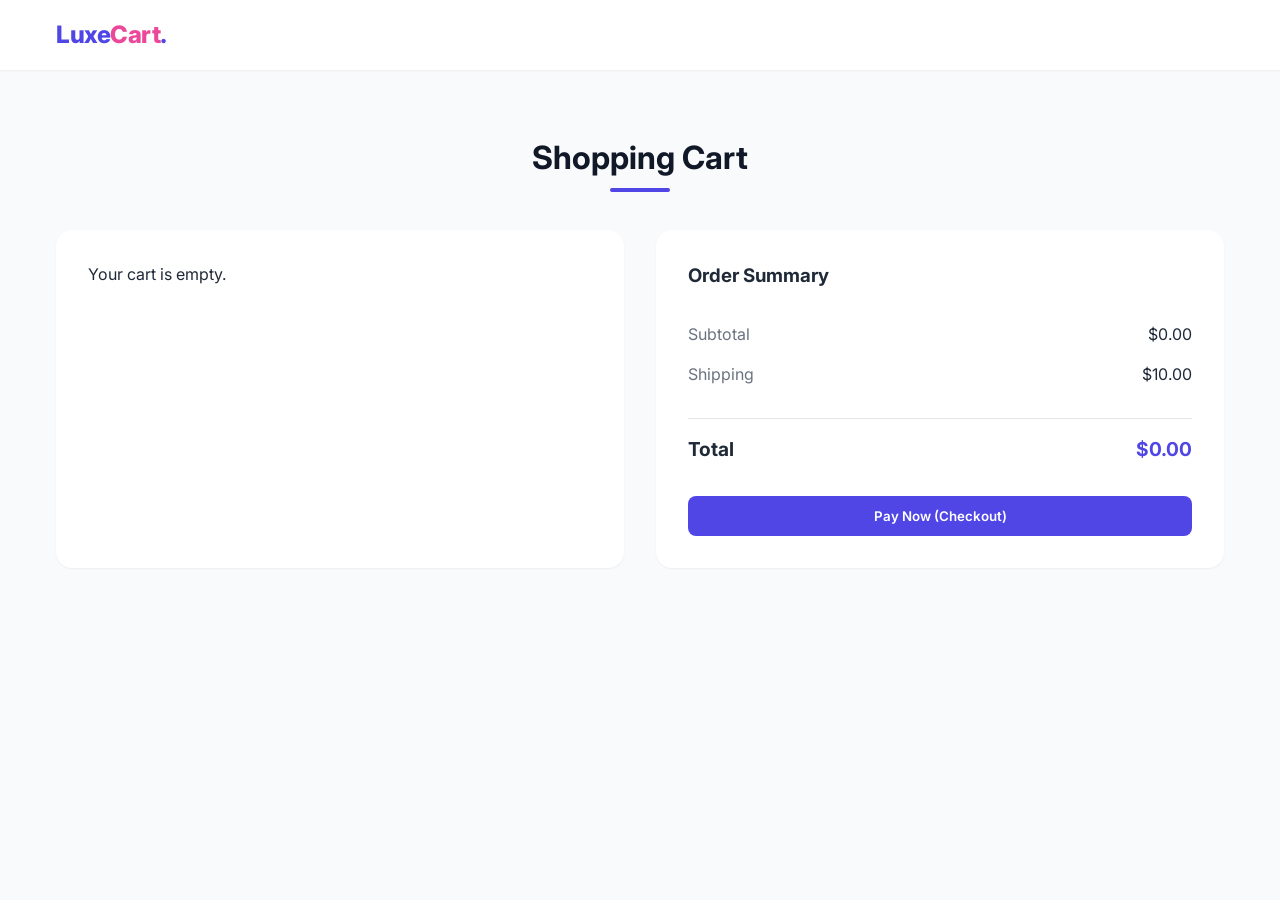
<file: cart.html>
<!DOCTYPE html>
<html lang="en">
<head>
    <meta charset="UTF-8">
    <meta name="viewport" content="width=device-width, initial-scale=1.0">
    <title>Your Cart - LuxeCart</title>
    <link href="https://fonts.googleapis.com/css2?family=Inter:wght@300;400;500;600;700;800&display=swap" rel="stylesheet">
    <link rel="stylesheet" href="https://cdnjs.cloudflare.com/ajax/libs/font-awesome/6.4.0/css/all.min.css">
    <link rel="stylesheet" href="css/style.css">
</head>
<body>
    <header class="header">
        <div class="container nav-container d-flex justify-between align-center">
            <a href="index.html" class="logo">Luxe<span>Cart</span>.</a>
        </div>
    </header>

    <main class="section">
        <div class="container">
            <h1 class="section-title">Shopping Cart</h1>
            <div style="display: grid; grid-template-columns: repeat(auto-fit, minmax(300px, 1fr)); gap: 2rem;">
                
                <!-- Cart Items List -->
                <div style="flex: 2; background: var(--white); padding: 2rem; border-radius: var(--radius-lg); box-shadow: var(--shadow-sm);" id="cart-container">
                    <p id="empty-msg">Your cart is empty.</p>
                    <table style="width: 100%; border-collapse: collapse; text-align: left;" id="cart-table">
                        <thead>
                            <tr style="border-bottom: 2px solid var(--border);">
                                <th style="padding-bottom: 1rem;">Product</th>
                                <th style="padding-bottom: 1rem;">Price</th>
                                <th style="padding-bottom: 1rem;">Quantity</th>
                                <th style="padding-bottom: 1rem;">Total</th>
                                <th></th>
                            </tr>
                        </thead>
                        <tbody id="cart-body">
                            <!-- JS populated -->
                        </tbody>
                    </table>
                </div>

                <!-- Order Summary -->
                <div style="flex: 1; background: var(--white); padding: 2rem; border-radius: var(--radius-lg); box-shadow: var(--shadow-sm); height: fit-content;">
                    <h3 class="mb-2">Order Summary</h3>
                    <div class="d-flex justify-between mb-1">
                        <span style="color: var(--text-muted);">Subtotal</span>
                        <span id="summary-subtotal">$0.00</span>
                    </div>
                    <div class="d-flex justify-between mb-2">
                        <span style="color: var(--text-muted);">Shipping</span>
                        <span>$10.00</span>
                    </div>
                    <div class="d-flex justify-between mb-2" style="border-top: 1px solid var(--border); padding-top: 1rem;">
                        <span style="font-weight: bold; font-size: 1.2rem;">Total</span>
                        <span style="font-weight: bold; font-size: 1.2rem; color: var(--primary);" id="summary-total">$0.00</span>
                    </div>
                    <button class="btn btn-primary" style="width: 100%;" id="pay-now-btn">Pay Now (Checkout)</button>
                </div>

            </div>
        </div>
    </main>

    <script src="js/script.js"></script>
    <script src="js/cart.js"></script>
    <script>
        // Render cart specific logic
        document.addEventListener('DOMContentLoaded', () => {
            const tbody = document.getElementById('cart-body');
            const emptyMsg = document.getElementById('empty-msg');
            const table = document.getElementById('cart-table');
            const subtotalEl = document.getElementById('summary-subtotal');
            const totalEl = document.getElementById('summary-total');
            const payBtn = document.getElementById('pay-now-btn');

            payBtn.addEventListener('click', () => {
                const items = window.CartManager.items;
                if (items.length === 0) {
                    alert("Your cart is empty!");
                    return;
                }
                alert("Payment Successful! Thank you for purchasing from LuxeCart. Your Raspberry Pi and other items will be shipped soon!");
                // Clear cart
                window.CartManager.items = [];
                window.CartManager.save();
                renderCartPage();
            });

            function renderCartPage() {
                const items = window.CartManager.items;
                if (items.length === 0) {
                    table.style.display = 'none';
                    emptyMsg.style.display = 'block';
                    subtotalEl.textContent = '$0.00';
                    totalEl.textContent = '$0.00';
                    return;
                }
                
                table.style.display = 'table';
                emptyMsg.style.display = 'none';
                tbody.innerHTML = '';
                
                items.forEach(item => {
                    const tr = document.createElement('tr');
                    tr.style.borderBottom = '1px solid var(--border)';
                    tr.innerHTML = `
                        <td style="padding: 1rem 0; display: flex; align-items: center; gap: 1rem;">
                            <img src="${item.image}" style="width: 60px; height: 60px; border-radius: 5px; object-fit: cover;">
                            <span style="font-weight: 500;">${item.title}</span>
                        </td>
                        <td>$${item.price.toFixed(2)}</td>
                        <td>
                            <input type="number" min="1" value="${item.quantity}" style="width: 60px; padding: 0.5rem;" onchange="window.CartManager.updateQuantity('${item.id}', parseInt(this.value)); renderCartPage();">
                        </td>
                        <td style="font-weight: bold;">$${(item.price * item.quantity).toFixed(2)}</td>
                        <td><button style="border: none; background: none; color: var(--danger); cursor: pointer;" onclick="window.CartManager.remove('${item.id}'); renderCartPage();"><i class="fas fa-trash"></i></button></td>
                    `;
                    tbody.appendChild(tr);
                });
                
                const total = window.CartManager.getTotal();
                subtotalEl.textContent = '$' + total.toFixed(2);
                totalEl.textContent = '$' + (total + 10).toFixed(2);
            }
            
            renderCartPage();
        });
    </script>
</body>
</html>
</file>
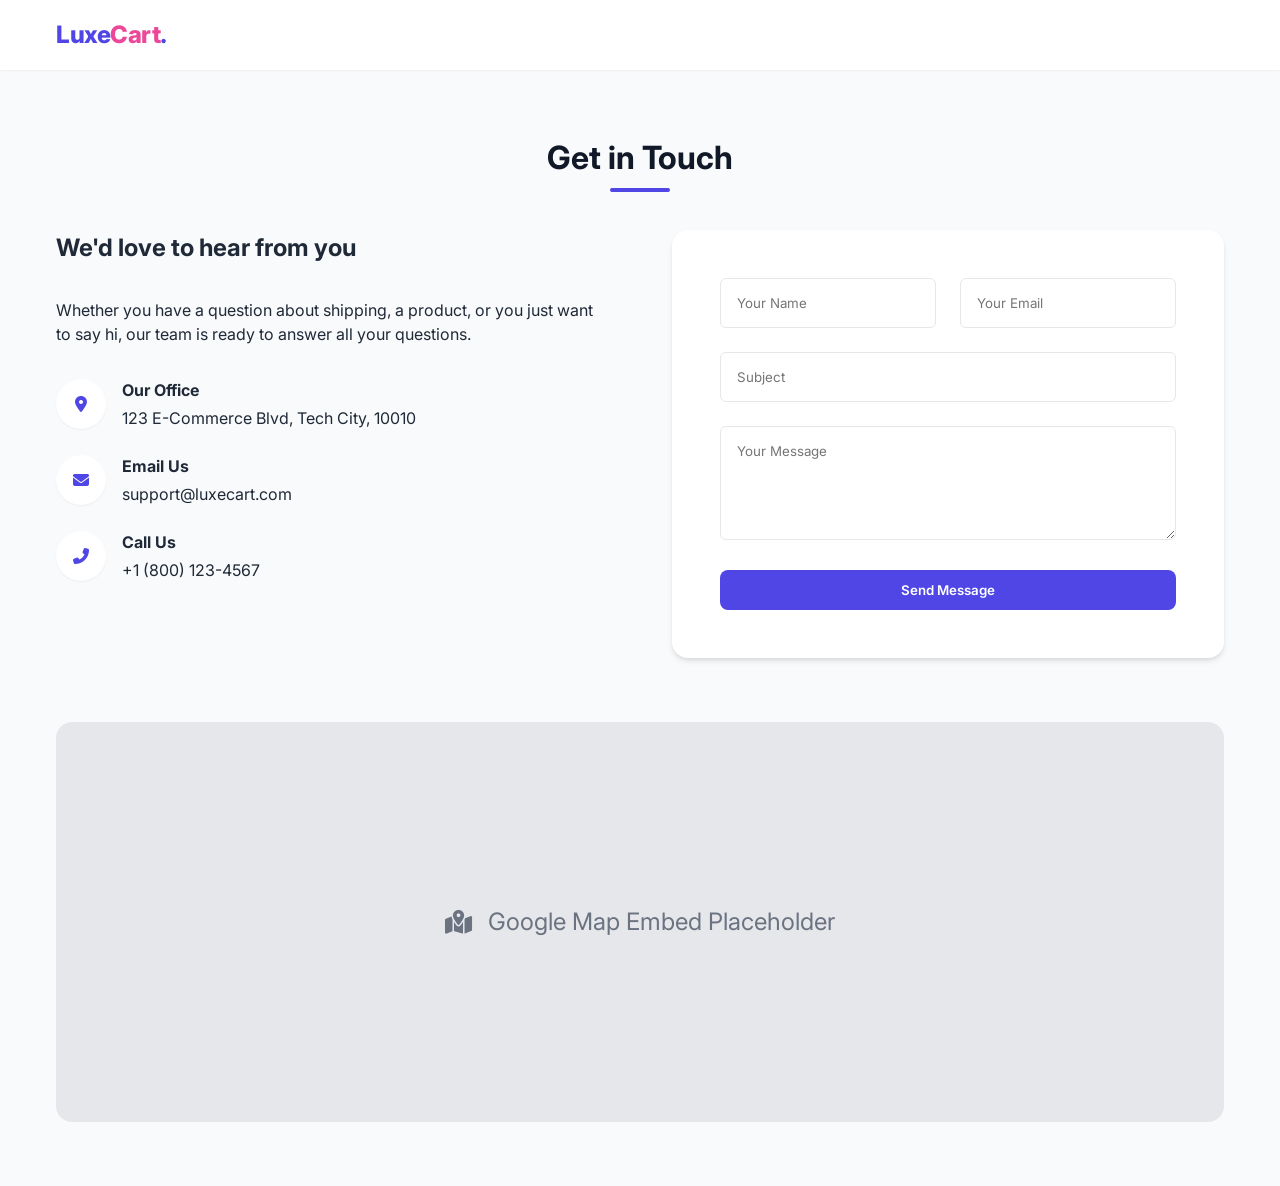
<file: contact.html>
<!DOCTYPE html>
<html lang="en">
<head>
    <meta charset="UTF-8">
    <meta name="viewport" content="width=device-width, initial-scale=1.0">
    <title>Contact Us - LuxeCart</title>
    <link href="https://fonts.googleapis.com/css2?family=Inter:wght@300;400;500;600;700;800&display=swap" rel="stylesheet">
    <link rel="stylesheet" href="https://cdnjs.cloudflare.com/ajax/libs/font-awesome/6.4.0/css/all.min.css">
    <link rel="stylesheet" href="css/style.css">
    <style>
        .form-control { width: 100%; padding: 1rem; border: 1px solid var(--border); border-radius: var(--radius-sm); font-family: inherit; margin-bottom: 1.5rem; outline: none; }
        .form-control:focus { border-color: var(--primary); }
    </style>
</head>
<body style="background-color: var(--light);">
    <header class="header">
        <div class="container nav-container d-flex justify-between align-center">
            <a href="index.html" class="logo">Luxe<span>Cart</span>.</a>
            <nav class="nav-menu">
                <a href="index.html" class="nav-link">Home</a>
                <a href="contact.html" class="nav-link" style="color: var(--primary);">Contact</a>
            </nav>
        </div>
    </header>

    <main class="section">
        <div class="container">
            <h1 class="section-title">Get in Touch</h1>
            <div style="display: grid; grid-template-columns: repeat(auto-fit, minmax(350px, 1fr)); gap: 4rem;">
                
                <!-- Contact Info -->
                <div>
                    <h2 class="mb-2">We'd love to hear from you</h2>
                    <p class="text-muted mb-2">Whether you have a question about shipping, a product, or you just want to say hi, our team is ready to answer all your questions.</p>
                    
                    <ul style="display: flex; flex-direction: column; gap: 1.5rem;">
                        <li class="d-flex align-center gap-1">
                            <div style="width: 50px; height: 50px; background: var(--white); border-radius: 50%; display: flex; align-items: center; justify-content: center; color: var(--primary); box-shadow: var(--shadow-sm);"><i class="fas fa-map-marker-alt"></i></div>
                            <div>
                                <h4 style="margin-bottom: 0.25rem;">Our Office</h4>
                                <p class="text-muted">123 E-Commerce Blvd, Tech City, 10010</p>
                            </div>
                        </li>
                        <li class="d-flex align-center gap-1">
                            <div style="width: 50px; height: 50px; background: var(--white); border-radius: 50%; display: flex; align-items: center; justify-content: center; color: var(--primary); box-shadow: var(--shadow-sm);"><i class="fas fa-envelope"></i></div>
                            <div>
                                <h4 style="margin-bottom: 0.25rem;">Email Us</h4>
                                <p class="text-muted">support@luxecart.com</p>
                            </div>
                        </li>
                        <li class="d-flex align-center gap-1">
                            <div style="width: 50px; height: 50px; background: var(--white); border-radius: 50%; display: flex; align-items: center; justify-content: center; color: var(--primary); box-shadow: var(--shadow-sm);"><i class="fas fa-phone-alt"></i></div>
                            <div>
                                <h4 style="margin-bottom: 0.25rem;">Call Us</h4>
                                <p class="text-muted">+1 (800) 123-4567</p>
                            </div>
                        </li>
                    </ul>
                </div>

                <!-- Form -->
                <div style="background: var(--white); padding: 3rem; border-radius: var(--radius-lg); box-shadow: var(--shadow-md);">
                    <form onsubmit="event.preventDefault(); alert('Message sent successfully!');">
                        <div style="display: grid; grid-template-columns: 1fr 1fr; gap: 1.5rem;">
                            <input type="text" class="form-control" placeholder="Your Name" required>
                            <input type="email" class="form-control" placeholder="Your Email" required>
                        </div>
                        <input type="text" class="form-control" placeholder="Subject" required>
                        <textarea class="form-control" placeholder="Your Message" rows="5" required></textarea>
                        <button type="submit" class="btn btn-primary" style="width: 100%;">Send Message</button>
                    </form>
                </div>
            </div>
            
            <!-- Map Placeholder -->
            <div style="margin-top: 4rem; width: 100%; height: 400px; background: #e5e7eb; border-radius: var(--radius-lg); display: flex; align-items: center; justify-content: center; color: var(--text-muted); font-size: 1.5rem;">
                <i class="fas fa-map-marked-alt" style="margin-right: 1rem;"></i> Google Map Embed Placeholder
            </div>
        </div>
    </main>
</body>
</html>
</file>
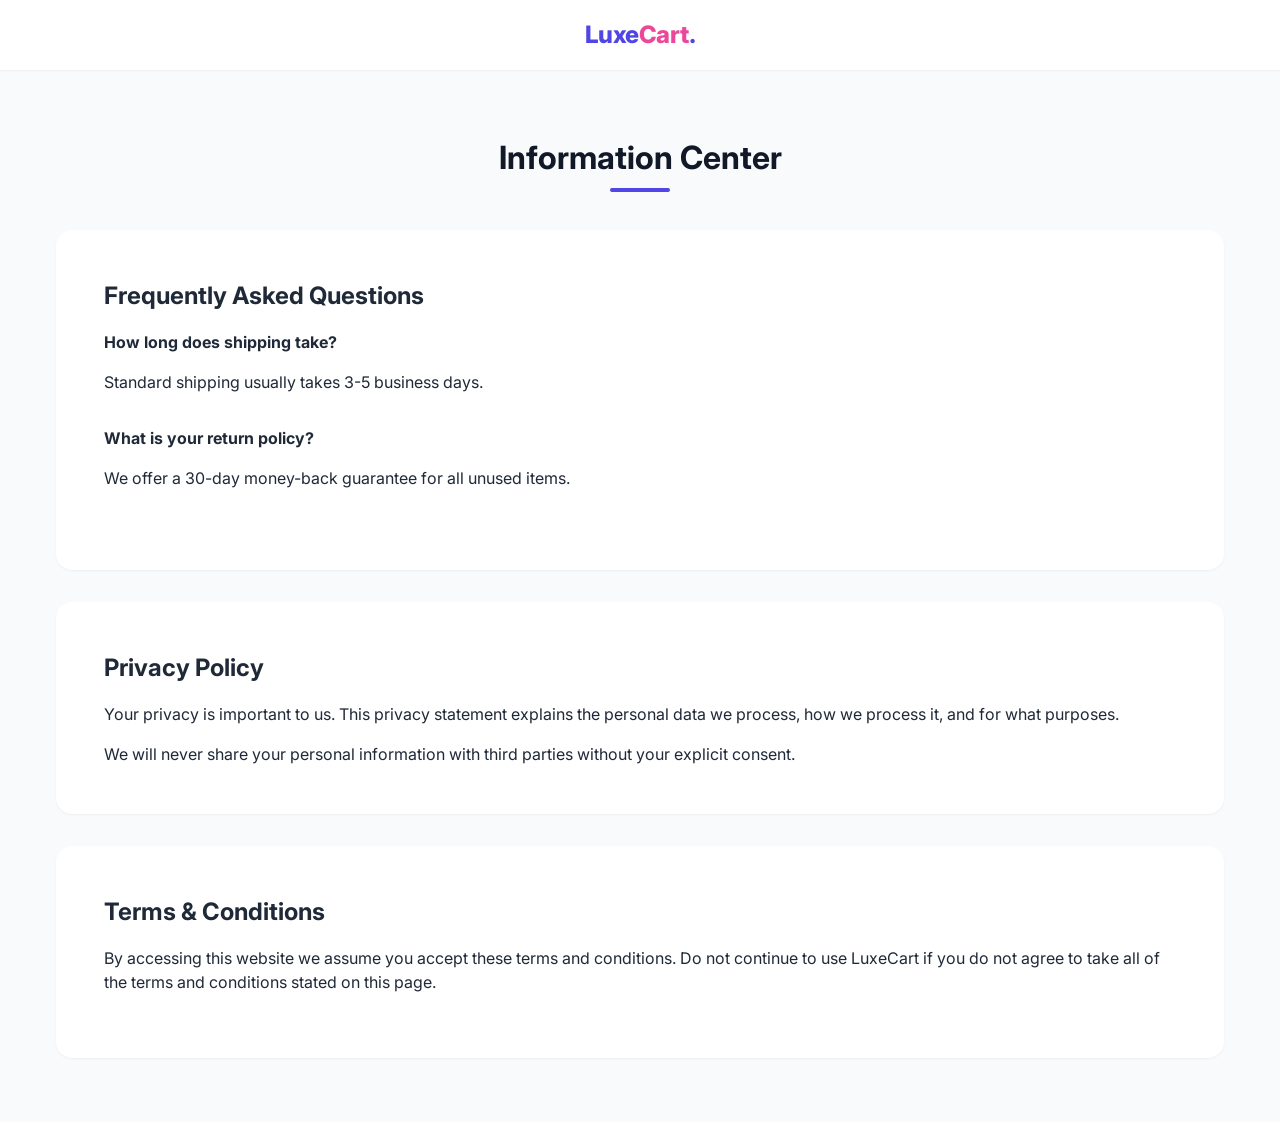
<file: faq.html>
<!DOCTYPE html>
<html lang="en">
<head>
    <meta charset="UTF-8">
    <meta name="viewport" content="width=device-width, initial-scale=1.0">
    <title>Legal & FAQ - LuxeCart</title>
    <link href="https://fonts.googleapis.com/css2?family=Inter:wght@300;400;500;600;700;800&display=swap" rel="stylesheet">
    <link rel="stylesheet" href="css/style.css">
</head>
<body>
    <header class="header">
        <div class="container nav-container d-flex justify-center align-center">
            <a href="index.html" class="logo">Luxe<span>Cart</span>.</a>
        </div>
    </header>

    <main class="section">
        <div class="container">
            <h1 class="section-title">Information Center</h1>
            <div style="background: var(--white); padding: 3rem; border-radius: var(--radius-lg); box-shadow: var(--shadow-sm); margin-bottom: 2rem;">
                <h2 class="mb-1 text-primary">Frequently Asked Questions</h2>
                <h4 class="mb-1">How long does shipping take?</h4>
                <p class="text-muted mb-2">Standard shipping usually takes 3-5 business days.</p>
                <h4 class="mb-1">What is your return policy?</h4>
                <p class="text-muted mb-2">We offer a 30-day money-back guarantee for all unused items.</p>
            </div>

            <div style="background: var(--white); padding: 3rem; border-radius: var(--radius-lg); box-shadow: var(--shadow-sm); margin-bottom: 2rem;">
                <h2 class="mb-1 text-primary">Privacy Policy</h2>
                <p class="text-muted mb-1">Your privacy is important to us. This privacy statement explains the personal data we process, how we process it, and for what purposes.</p>
                <p class="text-muted">We will never share your personal information with third parties without your explicit consent.</p>
            </div>

            <div style="background: var(--white); padding: 3rem; border-radius: var(--radius-lg); box-shadow: var(--shadow-sm);">
                <h2 class="mb-1 text-primary">Terms & Conditions</h2>
                <p class="text-muted mb-1">By accessing this website we assume you accept these terms and conditions. Do not continue to use LuxeCart if you do not agree to take all of the terms and conditions stated on this page.</p>
            </div>
        </div>
    </main>
</body>
</html>
</file>
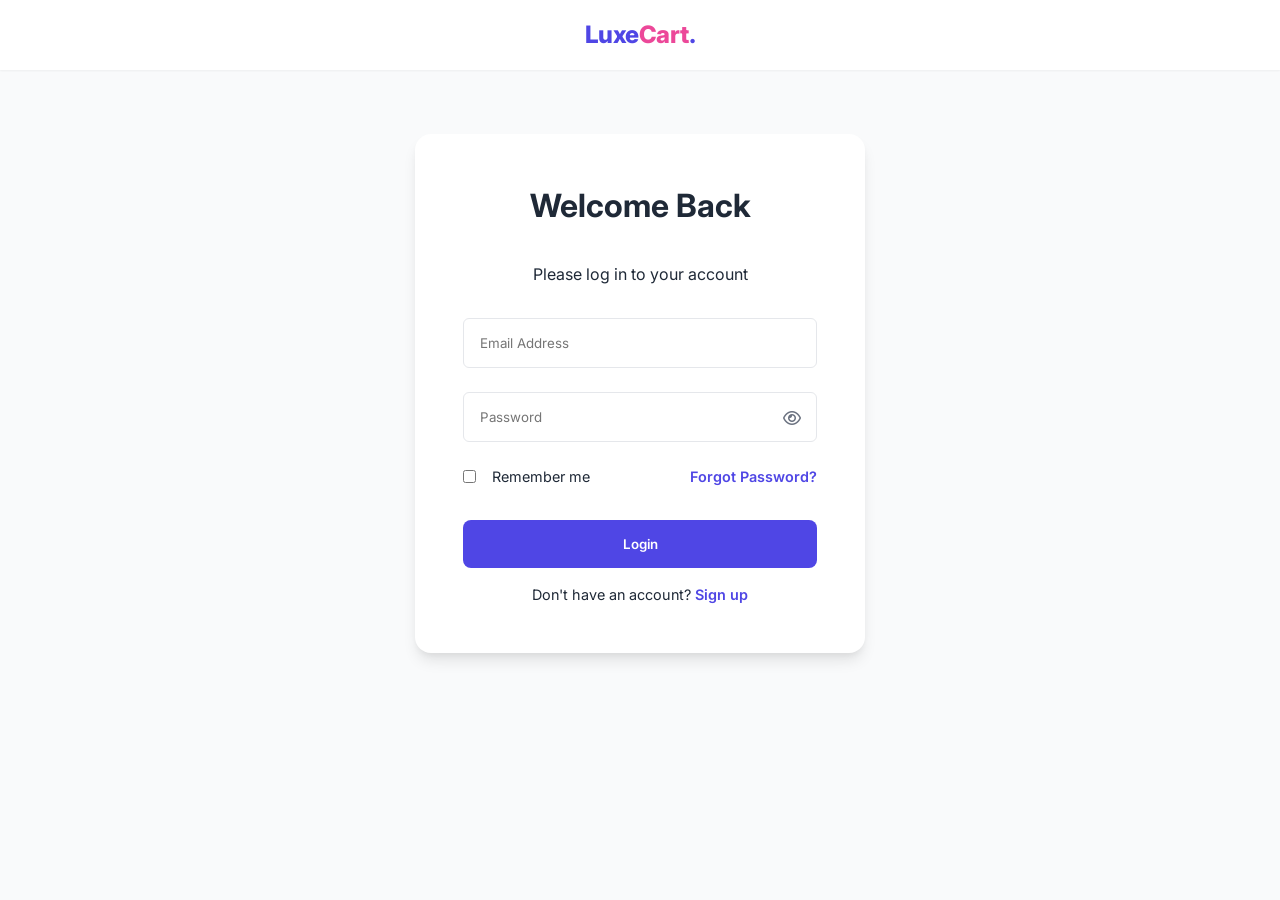
<file: login.html>
<!DOCTYPE html>
<html lang="en">
<head>
    <meta charset="UTF-8">
    <meta name="viewport" content="width=device-width, initial-scale=1.0">
    <title>Login - LuxeCart</title>
    <link href="https://fonts.googleapis.com/css2?family=Inter:wght@300;400;500;600;700;800&display=swap" rel="stylesheet">
    <link rel="stylesheet" href="https://cdnjs.cloudflare.com/ajax/libs/font-awesome/6.4.0/css/all.min.css">
    <link rel="stylesheet" href="css/style.css">
    <style>
        .auth-container {
            max-width: 450px;
            margin: 0 auto;
            background: var(--white);
            padding: 3rem;
            border-radius: var(--radius-lg);
            box-shadow: var(--shadow-lg);
        }
        .form-group { margin-bottom: 1.5rem; position: relative; }
        .form-control { width: 100%; padding: 1rem; border: 1px solid var(--border); border-radius: var(--radius-sm); font-family: inherit; }
        .form-control:focus { outline: none; border-color: var(--primary); }
        .error-msg { color: var(--danger); font-size: 0.85rem; display: none; margin-top: 0.25rem; }
        .toggle-password { position: absolute; right: 1rem; top: 1.1rem; cursor: pointer; color: var(--text-muted); }
    </style>
</head>
<body style="background-color: var(--light);">
    <header class="header">
        <div class="container nav-container d-flex justify-center align-center">
            <a href="index.html" class="logo">Luxe<span>Cart</span>.</a>
        </div>
    </header>

    <main class="section">
        <div class="container">
            <div class="auth-container">
                <h2 class="text-center mb-2" style="font-size: 2rem;">Welcome Back</h2>
                <p class="text-center text-muted mb-2">Please log in to your account</p>
                
                <form id="loginForm">
                    <div class="form-group">
                        <input type="email" id="email" class="form-control" placeholder="Email Address" required>
                        <span class="error-msg" id="emailError">Please enter a valid email.</span>
                    </div>
                    <div class="form-group">
                        <input type="password" id="password" class="form-control" placeholder="Password" required>
                        <i class="far fa-eye toggle-password" data-target="#password"></i>
                        <span class="error-msg" id="passwordError">Password must be at least 8 characters.</span>
                    </div>
                    <div class="d-flex justify-between align-center mb-2" style="font-size: 0.9rem;">
                        <label class="d-flex align-center gap-1"><input type="checkbox"> Remember me</label>
                        <a href="#" style="color: var(--primary); font-weight: 600;">Forgot Password?</a>
                    </div>
                    <button type="submit" class="btn btn-primary" style="width: 100%; padding: 1rem;">Login</button>
                </form>
                
                <p class="text-center mt-1" style="font-size: 0.9rem;">
                    Don't have an account? <a href="register.html" style="color: var(--primary); font-weight: 600;">Sign up</a>
                </p>
            </div>
        </div>
    </main>

    <script src="js/validation.js"></script>
    <script>
        document.getElementById('loginForm').addEventListener('submit', (e) => {
            e.preventDefault();
            const email = document.getElementById('email').value;
            const password = document.getElementById('password').value;
            const emailError = document.getElementById('emailError');
            const passwordError = document.getElementById('passwordError');
            
            let valid = true;
            if (!window.FormValidator.validateEmail(email)) {
                emailError.style.display = 'block';
                valid = false;
            } else { emailError.style.display = 'none'; }
            
            if (!window.FormValidator.validatePassword(password)) {
                passwordError.style.display = 'block';
                valid = false;
            } else { passwordError.style.display = 'none'; }
            
            if (valid) {
                alert("Login successful! Redirecting to profile...");
                window.location.href = "profile.html";
            }
        });
    </script>
</body>
</html>
</file>
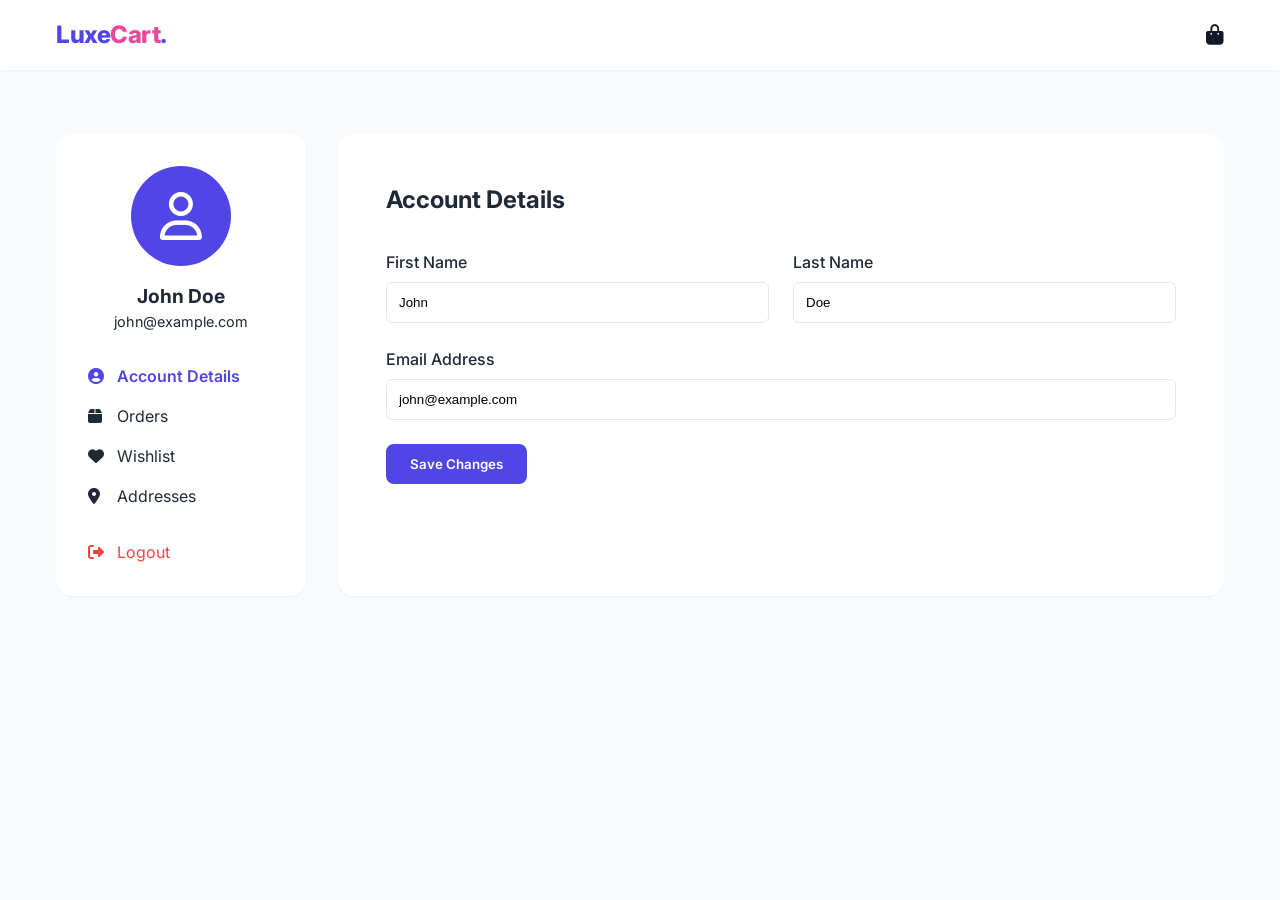
<file: profile.html>
<!DOCTYPE html>
<html lang="en">
<head>
    <meta charset="UTF-8">
    <meta name="viewport" content="width=device-width, initial-scale=1.0">
    <title>My Profile - LuxeCart</title>
    <link href="https://fonts.googleapis.com/css2?family=Inter:wght@300;400;500;600;700;800&display=swap" rel="stylesheet">
    <link rel="stylesheet" href="https://cdnjs.cloudflare.com/ajax/libs/font-awesome/6.4.0/css/all.min.css">
    <link rel="stylesheet" href="css/style.css">
</head>
<body style="background-color: var(--light);">
    <header class="header">
        <div class="container nav-container d-flex justify-between align-center">
            <a href="index.html" class="logo">Luxe<span>Cart</span>.</a>
            <div class="nav-icons">
                <a href="cart.html" class="icon-btn"><i class="fas fa-shopping-bag"></i></a>
            </div>
        </div>
    </header>

    <main class="section">
        <div class="container">
            <div style="display: grid; grid-template-columns: 250px 1fr; gap: 2rem;">
                
                <!-- Sidebar -->
                <aside style="background: var(--white); padding: 2rem; border-radius: var(--radius-lg); height: fit-content; box-shadow: var(--shadow-sm);">
                    <div class="text-center mb-2">
                        <div style="width: 100px; height: 100px; border-radius: 50%; background: var(--primary); color: white; display: flex; align-items: center; justify-content: center; font-size: 3rem; margin: 0 auto 1rem;">
                            <i class="far fa-user"></i>
                        </div>
                        <h3 style="font-size: 1.2rem;">John Doe</h3>
                        <p class="text-muted" style="font-size: 0.9rem;">john@example.com</p>
                    </div>
                    <ul style="display: flex; flex-direction: column; gap: 1rem;">
                        <li><a href="#" style="color: var(--primary); font-weight: 600;"><i class="fas fa-user-circle" style="width: 25px;"></i> Account Details</a></li>
                        <li><a href="#"><i class="fas fa-box" style="width: 25px;"></i> Orders</a></li>
                        <li><a href="wishlist.html"><i class="fas fa-heart" style="width: 25px;"></i> Wishlist</a></li>
                        <li><a href="#"><i class="fas fa-map-marker-alt" style="width: 25px;"></i> Addresses</a></li>
                        <li><a href="index.html" style="color: var(--danger); margin-top: 1rem; display: block;"><i class="fas fa-sign-out-alt" style="width: 25px;"></i> Logout</a></li>
                    </ul>
                </aside>

                <!-- Content -->
                <div style="background: var(--white); padding: 3rem; border-radius: var(--radius-lg); box-shadow: var(--shadow-sm);">
                    <h2 class="mb-2">Account Details</h2>
                    <form>
                        <div style="display: grid; grid-template-columns: 1fr 1fr; gap: 1.5rem; margin-bottom: 1.5rem;">
                            <div>
                                <label style="display: block; margin-bottom: 0.5rem; font-weight: 500;">First Name</label>
                                <input type="text" value="John" style="width: 100%; padding: 0.75rem; border: 1px solid var(--border); border-radius: var(--radius-sm); outline: none;">
                            </div>
                            <div>
                                <label style="display: block; margin-bottom: 0.5rem; font-weight: 500;">Last Name</label>
                                <input type="text" value="Doe" style="width: 100%; padding: 0.75rem; border: 1px solid var(--border); border-radius: var(--radius-sm); outline: none;">
                            </div>
                        </div>
                        <div style="margin-bottom: 1.5rem;">
                            <label style="display: block; margin-bottom: 0.5rem; font-weight: 500;">Email Address</label>
                            <input type="email" value="john@example.com" style="width: 100%; padding: 0.75rem; border: 1px solid var(--border); border-radius: var(--radius-sm); outline: none;">
                        </div>
                        <button type="button" class="btn btn-primary" onclick="window.showToast('Profile Updated Successfully!')">Save Changes</button>
                    </form>
                </div>
            </div>
        </div>
    </main>

    <script src="js/script.js"></script>
</body>
</html>
</file>
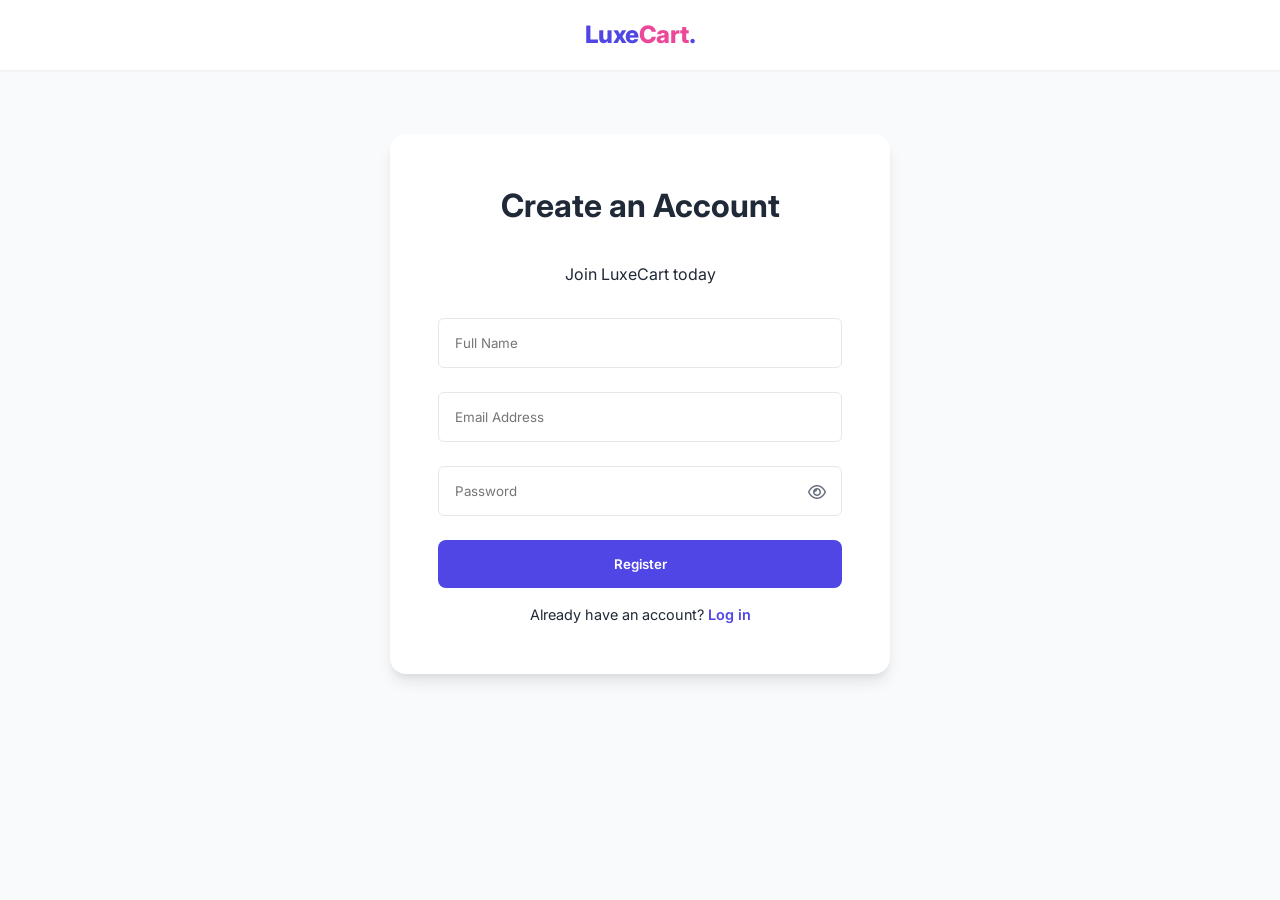
<file: register.html>
<!DOCTYPE html>
<html lang="en">
<head>
    <meta charset="UTF-8">
    <meta name="viewport" content="width=device-width, initial-scale=1.0">
    <title>Register - LuxeCart</title>
    <link href="https://fonts.googleapis.com/css2?family=Inter:wght@300;400;500;600;700;800&display=swap" rel="stylesheet">
    <link rel="stylesheet" href="https://cdnjs.cloudflare.com/ajax/libs/font-awesome/6.4.0/css/all.min.css">
    <link rel="stylesheet" href="css/style.css">
    <style>
        .auth-container {
            max-width: 500px;
            margin: 0 auto;
            background: var(--white);
            padding: 3rem;
            border-radius: var(--radius-lg);
            box-shadow: var(--shadow-lg);
        }
        .form-group { margin-bottom: 1.5rem; position: relative; }
        .form-control { width: 100%; padding: 1rem; border: 1px solid var(--border); border-radius: var(--radius-sm); font-family: inherit; }
        .form-control:focus { outline: none; border-color: var(--primary); }
        .error-msg { color: var(--danger); font-size: 0.85rem; display: none; margin-top: 0.25rem; }
        .toggle-password { position: absolute; right: 1rem; top: 1.1rem; cursor: pointer; color: var(--text-muted); }
    </style>
</head>
<body style="background-color: var(--light);">
    <header class="header">
        <div class="container nav-container d-flex justify-center align-center">
            <a href="index.html" class="logo">Luxe<span>Cart</span>.</a>
        </div>
    </header>

    <main class="section">
        <div class="container">
            <div class="auth-container">
                <h2 class="text-center mb-2" style="font-size: 2rem;">Create an Account</h2>
                <p class="text-center text-muted mb-2">Join LuxeCart today</p>
                
                <form id="registerForm">
                    <div class="form-group">
                        <input type="text" class="form-control" placeholder="Full Name" required>
                    </div>
                    <div class="form-group">
                        <input type="email" id="email" class="form-control" placeholder="Email Address" required>
                        <span class="error-msg" id="emailError">Please enter a valid email.</span>
                    </div>
                    <div class="form-group">
                        <input type="password" id="password" class="form-control" placeholder="Password" required>
                        <i class="far fa-eye toggle-password" data-target="#password"></i>
                        <span class="error-msg" id="passwordError">Password must be at least 8 characters.</span>
                    </div>
                    <button type="submit" class="btn btn-primary" style="width: 100%; padding: 1rem;">Register</button>
                </form>
                
                <p class="text-center mt-1" style="font-size: 0.9rem;">
                    Already have an account? <a href="login.html" style="color: var(--primary); font-weight: 600;">Log in</a>
                </p>
            </div>
        </div>
    </main>

    <script src="js/validation.js"></script>
    <script>
        document.getElementById('registerForm').addEventListener('submit', (e) => {
            e.preventDefault();
            const email = document.getElementById('email').value;
            const password = document.getElementById('password').value;
            const emailError = document.getElementById('emailError');
            const passwordError = document.getElementById('passwordError');
            
            let valid = true;
            if (!window.FormValidator.validateEmail(email)) {
                emailError.style.display = 'block';
                valid = false;
            } else { emailError.style.display = 'none'; }
            
            if (!window.FormValidator.validatePassword(password)) {
                passwordError.style.display = 'block';
                valid = false;
            } else { passwordError.style.display = 'none'; }
            
            if (valid) {
                alert("Registration successful! Redirecting to login...");
                window.location.href = "login.html";
            }
        });
    </script>
</body>
</html>
</file>
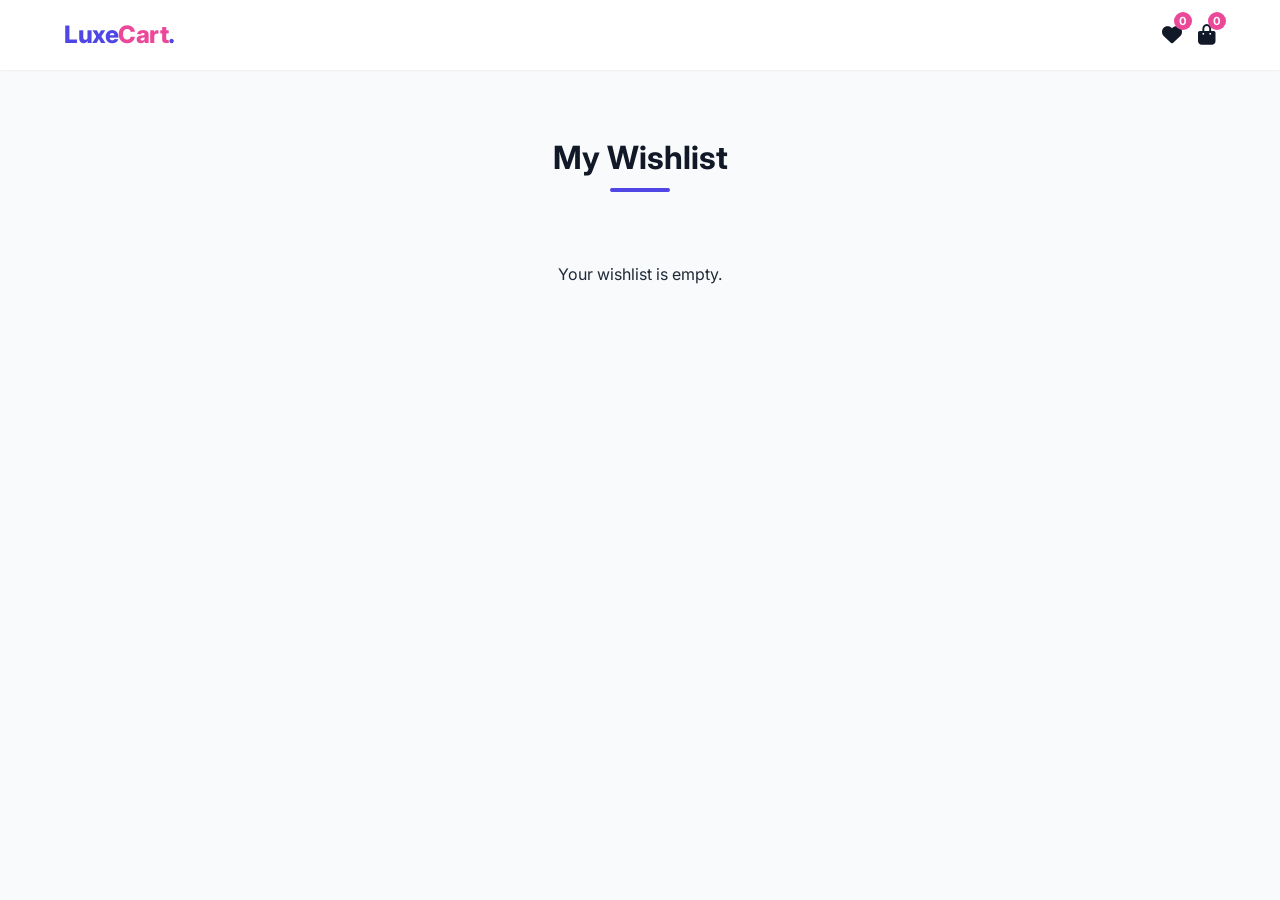
<file: wishlist.html>
<!DOCTYPE html>
<html lang="en">
<head>
    <meta charset="UTF-8">
    <meta name="viewport" content="width=device-width, initial-scale=1.0">
    <title>Wishlist - LuxeCart</title>
    <link href="https://fonts.googleapis.com/css2?family=Inter:wght@300;400;500;600;700;800&display=swap" rel="stylesheet">
    <link rel="stylesheet" href="https://cdnjs.cloudflare.com/ajax/libs/font-awesome/6.4.0/css/all.min.css">
    <link rel="stylesheet" href="css/style.css">
    <link rel="stylesheet" href="css/responsive.css">
</head>
<body>
    <header class="header">
        <div class="container nav-container d-flex justify-between align-center">
            <a href="index.html" class="logo">Luxe<span>Cart</span>.</a>
            <div class="nav-icons">
                <a href="wishlist.html" class="icon-btn"><i class="fas fa-heart"></i><span class="badge wishlist-badge">0</span></a>
                <a href="cart.html" class="icon-btn"><i class="fas fa-shopping-bag"></i><span class="badge cart-badge">0</span></a>
            </div>
        </div>
    </header>

    <main class="section">
        <div class="container">
            <h1 class="section-title">My Wishlist</h1>
            <p id="empty-wishlist" class="text-center text-muted" style="display: none; padding: 2rem;">Your wishlist is empty.</p>
            <div class="product-grid" id="wishlist-container" style="grid-template-columns: repeat(auto-fill, minmax(250px, 1fr));">
                <!-- JS populated -->
            </div>
        </div>
    </main>

    <script src="js/script.js"></script>
    <script src="js/cart.js"></script>
    <script src="js/wishlist.js"></script>
    <script>
        document.addEventListener('DOMContentLoaded', () => {
            const container = document.getElementById('wishlist-container');
            const emptyMsg = document.getElementById('empty-wishlist');

            function renderWishlist() {
                const items = window.WishlistManager.items;
                if (items.length === 0) {
                    emptyMsg.style.display = 'block';
                    container.innerHTML = '';
                    return;
                }
                
                emptyMsg.style.display = 'none';
                container.innerHTML = '';
                
                items.forEach(item => {
                    const div = document.createElement('div');
                    div.className = 'product-card';
                    div.innerHTML = `
                        <div class="product-image-container">
                            <img src="${item.image}" alt="Product">
                            <div class="product-actions">
                                <button class="action-btn" style="color: var(--danger);" onclick="window.WishlistManager.toggle({id: '${item.id}'}); renderWishlist();"><i class="fas fa-trash"></i></button>
                            </div>
                        </div>
                        <div class="product-details">
                            <h3 class="product-title">${item.title}</h3>
                            <div class="product-price-box">
                                <span class="product-price">$${item.price.toFixed(2)}</span>
                            </div>
                            <button class="btn btn-primary add-cart-btn" data-id="${item.id}" data-title="${item.title}" data-price="${item.price}" data-image="${item.image}">
                                <i class="fas fa-shopping-cart"></i> Move to Cart
                            </button>
                        </div>
                    `;
                    container.appendChild(div);
                });
            }
            
            renderWishlist();
            
            // Re-render when "Move to Cart" happens if we want, or just let it be.
            document.addEventListener('click', (e) => {
                if (e.target.closest('.add-cart-btn')) {
                    const btn = e.target.closest('.add-cart-btn');
                    // Automatically remove from wishlist when moved to cart
                    window.WishlistManager.toggle({id: btn.dataset.id});
                    renderWishlist();
                }
            });
        });
    </script>
</body>
</html>
</file>
<file: css/style.css>
/* ==========================================================================
   CSS VARIABLES & DESIGN TOKENS
   ========================================================================== */
:root {
    /* Colors */
    --primary: #4f46e5;
    --primary-hover: #4338ca;
    --secondary: #ec4899;
    --dark: #111827;
    --light: #f9fafb;
    --text-main: #1f2937;
    --text-muted: #6b7280;
    --border: #e5e7eb;
    --success: #10b981;
    --danger: #ef4444;
    --warning: #f59e0b;
    --white: #ffffff;
    
    /* Typography */
    --font-sans: 'Inter', system-ui, -apple-system, sans-serif;
    
    /* Shadows */
    --shadow-sm: 0 1px 2px 0 rgba(0, 0, 0, 0.05);
    --shadow-md: 0 4px 6px -1px rgba(0, 0, 0, 0.1), 0 2px 4px -1px rgba(0, 0, 0, 0.06);
    --shadow-lg: 0 10px 15px -3px rgba(0, 0, 0, 0.1), 0 4px 6px -2px rgba(0, 0, 0, 0.05);
    --shadow-glass: 0 8px 32px 0 rgba(31, 38, 135, 0.07);
    
    /* Transitions & Borders */
    --transition: all 0.3s cubic-bezier(0.4, 0, 0.2, 1);
    --radius-sm: 0.375rem;
    --radius-md: 0.5rem;
    --radius-lg: 1rem;
    --radius-full: 9999px;
}

/* ==========================================================================
   RESET & BASE STYLES
   ========================================================================== */
* {
    margin: 0;
    padding: 0;
    box-sizing: border-box;
}

html {
    scroll-behavior: smooth;
    font-size: 16px;
}

body {
    font-family: var(--font-sans);
    color: var(--text-main);
    background-color: var(--light);
    line-height: 1.5;
    overflow-x: hidden;
}

ul {
    list-style: none;
}

a {
    text-decoration: none;
    color: inherit;
    transition: var(--transition);
}

img {
    max-width: 100%;
    height: auto;
    display: block;
}

button {
    cursor: pointer;
    font-family: inherit;
}

/* ==========================================================================
   UTILITY CLASSES
   ========================================================================== */
.container {
    width: 100%;
    max-width: 1200px;
    margin: 0 auto;
    padding: 0 1rem;
}

.section {
    padding: 4rem 0;
}

.section-title {
    font-size: 2rem;
    font-weight: 700;
    text-align: center;
    margin-bottom: 3rem;
    color: var(--dark);
    position: relative;
}

.section-title::after {
    content: '';
    position: absolute;
    bottom: -10px;
    left: 50%;
    transform: translateX(-50%);
    width: 60px;
    height: 4px;
    background-color: var(--primary);
    border-radius: var(--radius-full);
}

.d-flex { display: flex; }
.align-center { align-items: center; }
.justify-between { justify-content: space-between; }
.justify-center { justify-content: center; }
.flex-column { flex-direction: column; }
.gap-1 { gap: 1rem; }
.gap-2 { gap: 2rem; }
.text-center { text-align: center; }
.mb-1 { margin-bottom: 1rem; }
.mb-2 { margin-bottom: 2rem; }
.mt-1 { margin-top: 1rem; }

/* Buttons */
.btn {
    display: inline-flex;
    align-items: center;
    justify-content: center;
    padding: 0.75rem 1.5rem;
    border-radius: var(--radius-md);
    font-weight: 600;
    border: none;
    transition: var(--transition);
    gap: 0.5rem;
}

.btn-primary {
    background-color: var(--primary);
    color: var(--white);
}

.btn-primary:hover {
    background-color: var(--primary-hover);
    transform: translateY(-2px);
    box-shadow: var(--shadow-md);
}

.btn-outline {
    background-color: transparent;
    color: var(--primary);
    border: 2px solid var(--primary);
}

.btn-outline:hover {
    background-color: var(--primary);
    color: var(--white);
}

/* Glassmorphism */
.glass {
    background: rgba(255, 255, 255, 0.7);
    backdrop-filter: blur(10px);
    border: 1px solid rgba(255, 255, 255, 0.3);
    box-shadow: var(--shadow-glass);
}

/* ==========================================================================
   NAVIGATION (Mobile First)
   ========================================================================== */
.header {
    position: sticky;
    top: 0;
    z-index: 1000;
    background-color: var(--white);
    box-shadow: var(--shadow-sm);
}

.nav-container {
    height: 70px;
}

.logo {
    font-size: 1.5rem;
    font-weight: 800;
    color: var(--primary);
    letter-spacing: -0.5px;
}

.logo span {
    color: var(--secondary);
}

.nav-menu {
    position: fixed;
    top: 70px;
    left: -100%;
    width: 80%;
    height: calc(100vh - 70px);
    background-color: var(--white);
    box-shadow: var(--shadow-lg);
    transition: var(--transition);
    overflow-y: auto;
    padding: 2rem;
    display: flex;
    flex-direction: column;
    gap: 1.5rem;
}

.nav-menu.active {
    left: 0;
}

.nav-link {
    font-weight: 600;
    font-size: 1.1rem;
    color: var(--text-main);
}

.nav-link:hover {
    color: var(--primary);
}

.search-bar {
    display: flex;
    width: 100%;
    border: 1px solid var(--border);
    border-radius: var(--radius-full);
    overflow: hidden;
    margin: 1rem 0;
}

.search-bar input {
    flex: 1;
    padding: 0.75rem 1rem;
    border: none;
    outline: none;
}

.search-bar button {
    background-color: var(--primary);
    color: var(--white);
    border: none;
    padding: 0 1.25rem;
}

.nav-icons {
    display: flex;
    gap: 1rem;
}

.icon-btn {
    position: relative;
    font-size: 1.25rem;
    color: var(--dark);
}

.badge {
    position: absolute;
    top: -8px;
    right: -10px;
    background-color: var(--secondary);
    color: var(--white);
    font-size: 0.7rem;
    font-weight: 700;
    width: 18px;
    height: 18px;
    display: flex;
    align-items: center;
    justify-content: center;
    border-radius: var(--radius-full);
}

.hamburger {
    background: none;
    border: none;
    font-size: 1.5rem;
    color: var(--dark);
}

/* ==========================================================================
   PRODUCT CARDS
   ========================================================================== */
.product-card {
    background-color: var(--white);
    border-radius: var(--radius-lg);
    overflow: hidden;
    box-shadow: var(--shadow-sm);
    transition: var(--transition);
    position: relative;
    border: 1px solid var(--border);
    display: flex;
    flex-direction: column;
}

.product-card:hover {
    box-shadow: var(--shadow-lg);
    transform: translateY(-5px);
}

.product-image-container {
    position: relative;
    overflow: hidden;
    aspect-ratio: 1;
}

.product-image-container img {
    width: 100%;
    height: 100%;
    object-fit: cover;
    transition: transform 0.5s ease;
}

.product-card:hover .product-image-container img {
    transform: scale(1.05);
}

.product-actions {
    position: absolute;
    top: 1rem;
    right: 1rem;
    display: flex;
    flex-direction: column;
    gap: 0.5rem;
    transform: translateX(150%);
    transition: var(--transition);
}

.product-card:hover .product-actions {
    transform: translateX(0);
}

.action-btn {
    width: 35px;
    height: 35px;
    background-color: var(--white);
    border: none;
    border-radius: var(--radius-full);
    display: flex;
    align-items: center;
    justify-content: center;
    box-shadow: var(--shadow-md);
    color: var(--text-main);
    transition: var(--transition);
}

.action-btn:hover {
    background-color: var(--primary);
    color: var(--white);
}

.product-details {
    padding: 1.5rem;
    display: flex;
    flex-direction: column;
    flex: 1;
}

.product-category {
    font-size: 0.85rem;
    color: var(--text-muted);
    text-transform: uppercase;
    letter-spacing: 0.5px;
    margin-bottom: 0.5rem;
}

.product-title {
    font-size: 1.1rem;
    font-weight: 600;
    margin-bottom: 0.5rem;
    white-space: nowrap;
    overflow: hidden;
    text-overflow: ellipsis;
}

.product-rating {
    color: var(--warning);
    font-size: 0.9rem;
    margin-bottom: 0.75rem;
}

.product-price-box {
    display: flex;
    align-items: center;
    gap: 0.75rem;
    margin-bottom: 1rem;
    flex: 1;
}

.product-price {
    font-size: 1.25rem;
    font-weight: 700;
    color: var(--primary);
}

.product-price-old {
    text-decoration: line-through;
    color: var(--text-muted);
    font-size: 0.9rem;
}

.add-cart-btn {
    width: 100%;
}

/* ==========================================================================
   FOOTER
   ========================================================================== */
.footer {
    background-color: var(--dark);
    color: var(--text-muted);
    padding: 4rem 0 0;
}

.footer-grid {
    display: grid;
    grid-template-columns: 1fr;
    gap: 2rem;
    margin-bottom: 3rem;
}

.footer-title {
    color: var(--white);
    font-size: 1.2rem;
    margin-bottom: 1.5rem;
}

.footer-links li {
    margin-bottom: 0.75rem;
}

.footer-links a:hover {
    color: var(--primary);
    padding-left: 5px;
}

.social-icons {
    display: flex;
    gap: 1rem;
}

.social-icons a {
    width: 40px;
    height: 40px;
    border-radius: var(--radius-full);
    background-color: rgba(255,255,255,0.1);
    display: flex;
    align-items: center;
    justify-content: center;
    color: var(--white);
}

.social-icons a:hover {
    background-color: var(--primary);
}

.footer-bottom {
    border-top: 1px solid rgba(255,255,255,0.1);
    padding: 1.5rem 0;
    text-align: center;
    font-size: 0.9rem;
}

/* Toast */
.toast {
    position: fixed;
    bottom: -100px;
    left: 50%;
    transform: translateX(-50%);
    background-color: var(--dark);
    color: var(--white);
    padding: 1rem 2rem;
    border-radius: var(--radius-full);
    box-shadow: var(--shadow-lg);
    transition: bottom 0.3s ease;
    z-index: 3000;
    display: flex;
    align-items: center;
    gap: 0.5rem;
}
.toast.show {
    bottom: 30px;
}
</file>
<file: css/responsive.css>
/* ==========================================================================
   MEDIA QUERIES (Mobile First Approach)
   ========================================================================== */

/* Large Mobile (481px to 767px) */
@media (min-width: 481px) {
    .container {
        padding: 0 1.5rem;
    }
}

/* Tablet (768px to 1023px) */
@media (min-width: 768px) {
    .footer-grid {
        grid-template-columns: repeat(2, 1fr);
    }
    
    .product-grid {
        display: grid;
        grid-template-columns: repeat(2, 1fr);
        gap: 1.5rem;
    }
    
    .category-grid {
        display: grid;
        grid-template-columns: repeat(3, 1fr);
        gap: 1.5rem;
    }
}

/* Laptop (1024px to 1439px) */
@media (min-width: 1024px) {
    /* Navbar transformations */
    .hamburger {
        display: none;
    }
    
    .nav-menu {
        position: static;
        width: auto;
        height: auto;
        background-color: transparent;
        box-shadow: none;
        flex-direction: row;
        align-items: center;
        padding: 0;
        gap: 2rem;
    }

    .search-bar {
        width: 300px;
        margin: 0;
    }

    /* Grids */
    .footer-grid {
        grid-template-columns: 2fr 1fr 1fr 1fr;
    }

    .product-grid {
        grid-template-columns: repeat(3, 1fr);
        gap: 2rem;
    }
    
    .category-grid {
        grid-template-columns: repeat(4, 1fr);
    }
}

/* Desktop (1440px+) */
@media (min-width: 1440px) {
    .container {
        max-width: 1400px;
    }
    
    .product-grid {
        grid-template-columns: repeat(4, 1fr);
    }
    
    .category-grid {
        grid-template-columns: repeat(6, 1fr);
    }
}
</file>
